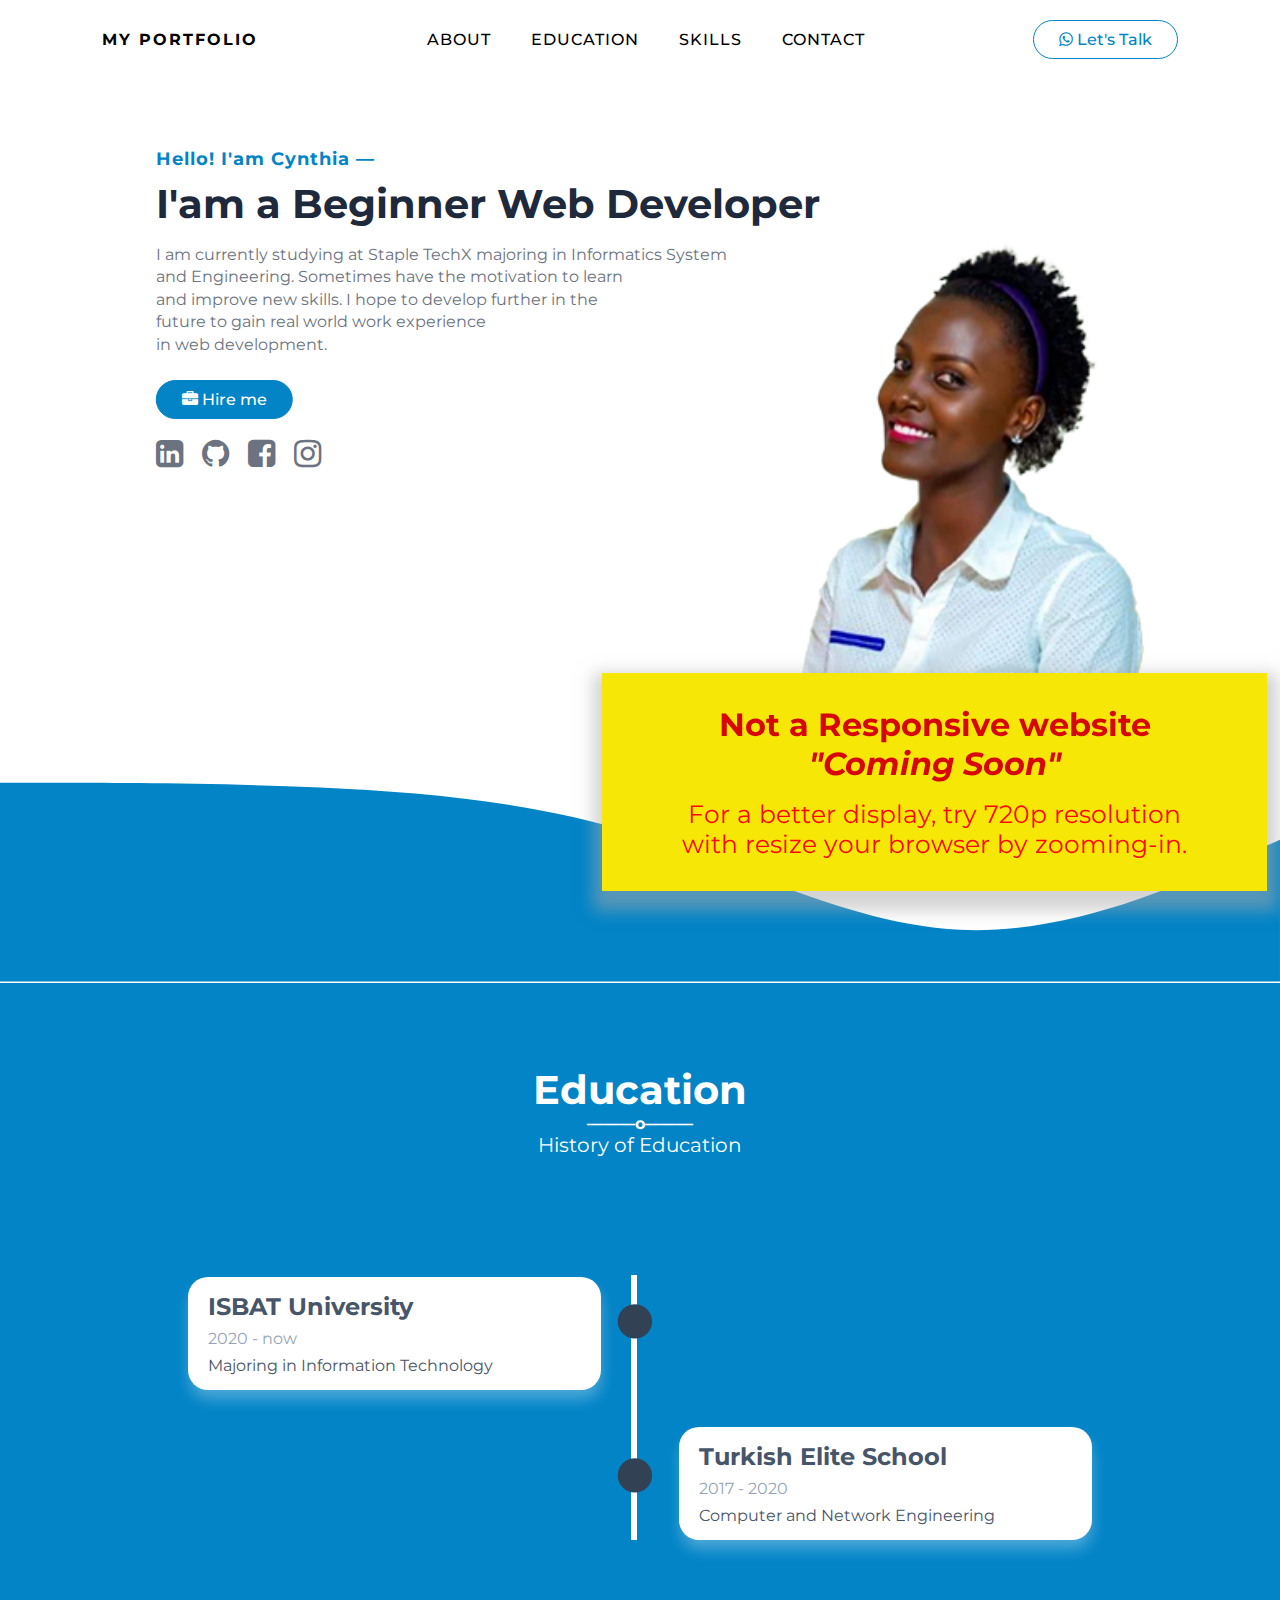
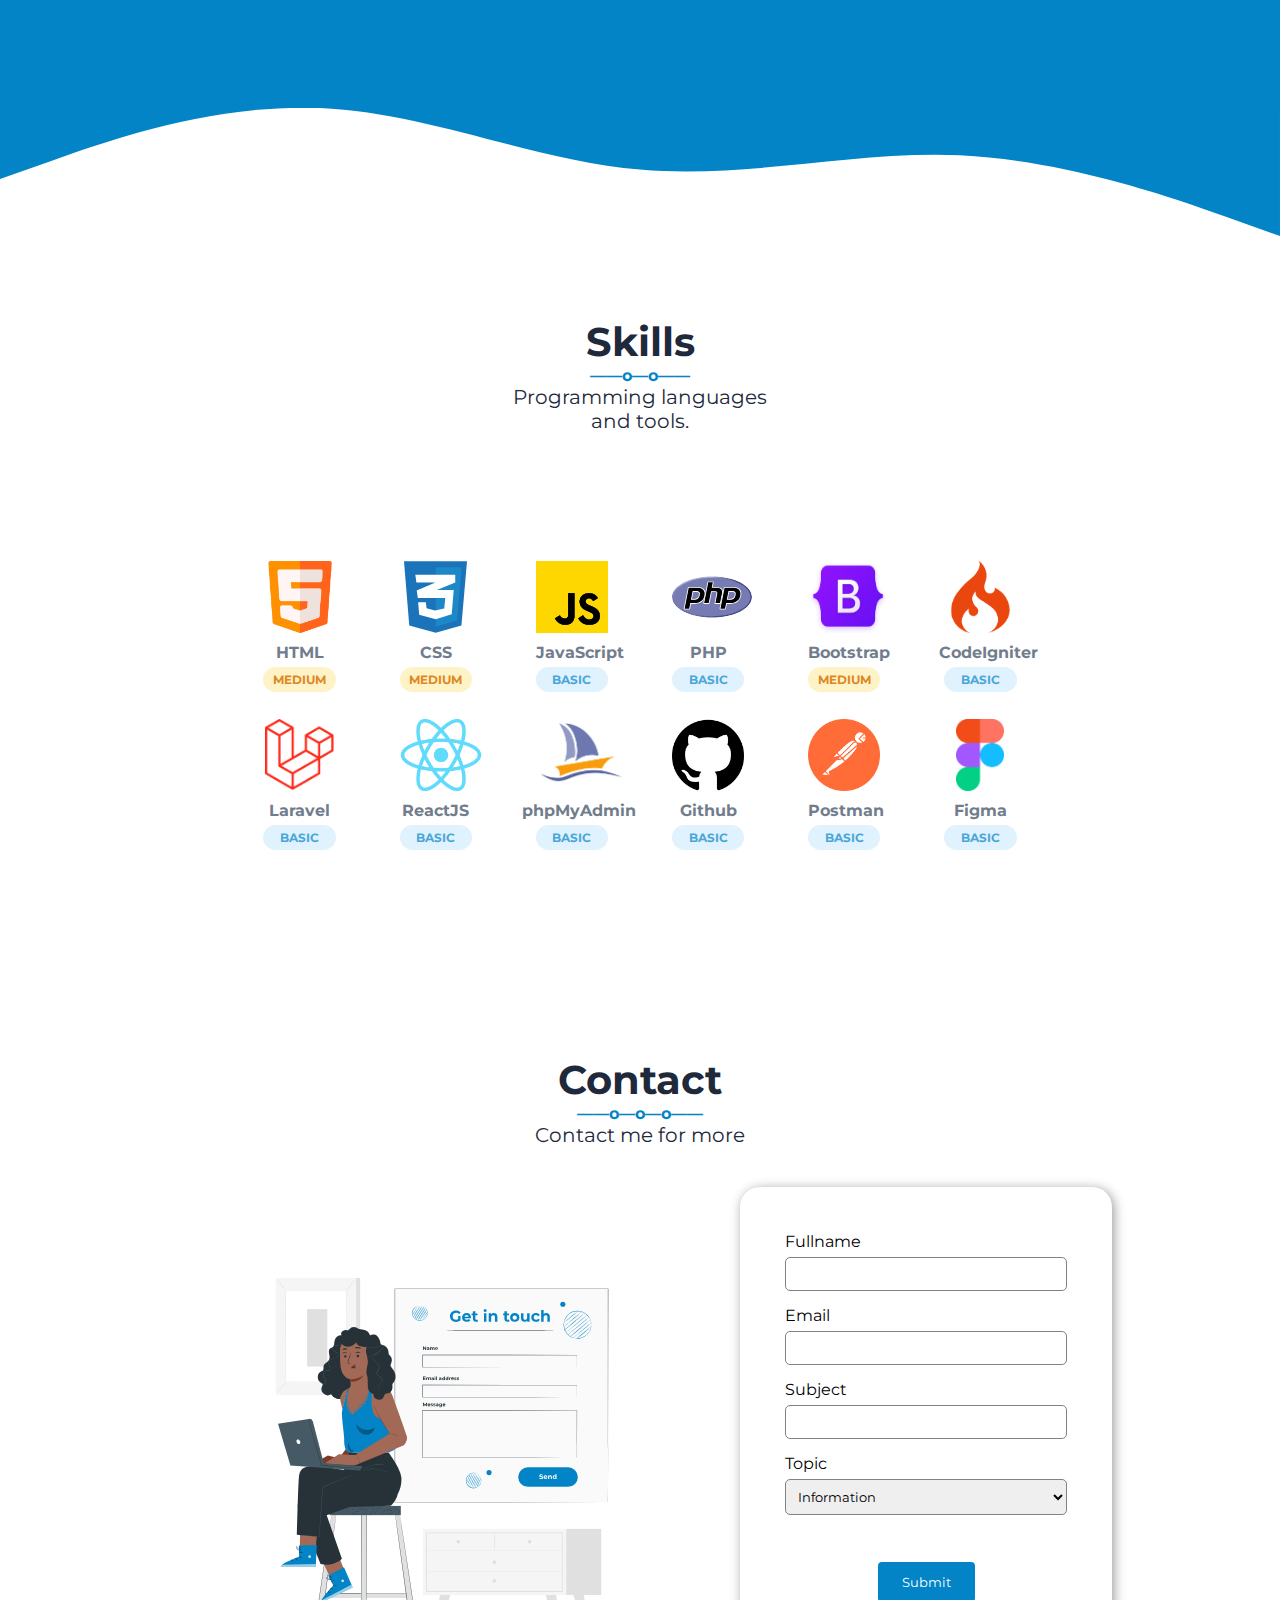
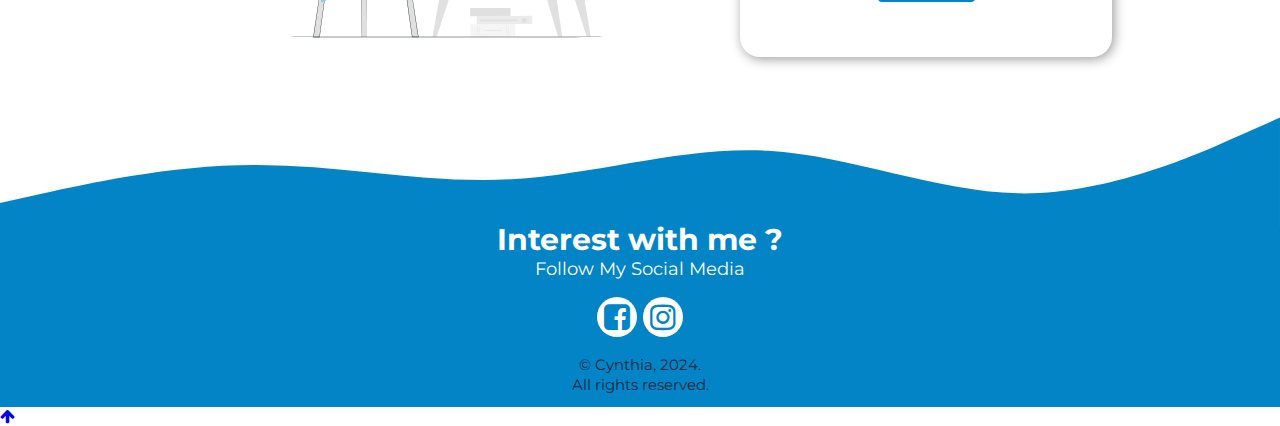
<file: index.html>
<!DOCTYPE html>
<html lang="en">
  <head>
    <meta charset="UTF-8" />
    <meta name="viewport" content="width=device-width, initial-scale=1.0" />
    <title>Cynthia Portfolioo</title>
    <link rel="icon" type="image/x-icon" href="/assets/fav-icon.jpg" />
    <link rel="stylesheet" href="style/style.css" />
    <link
      rel="stylesheet"
      href="https://cdnjs.cloudflare.com/ajax/libs/font-awesome/4.7.0/css/font-awesome.min.css"
    />
  </head>
  <body>
    <header>
      <h4 class="logo"><a href="">My Portfolio</a></h4>
      <nav>
        <ul class="nav_links">
          <li><a href="#about">About</a></li>
          <li><a href="#education">Education</a></li>
          <li><a href="#skill">Skills</a></li>
          <li><a href="#contact">Contact</a></li>
        </ul>
      </nav>
      <a class="nav_btn" target="_blank" href="#">
        <button><i class="fa fa-whatsapp"></i> Let's Talk</button>
      </a>
    </header>

    <!-- About Section -->
    <section id="about">
      <div class="about">
        <h3><span>Hello! I'am Cynthia —</span></h3>
        <h1>I'am a Beginner Web Developer</h1>
        <p>
          I am currently studying at Staple TechX majoring in Informatics
          System<br />
          and Engineering. Sometimes have the motivation to learn <br />
          and improve new skills. I hope to develop further in the <br />
          future to gain real world work experience <br />
          in web development.
        </p>

        <a class="about_btn" href="#">
          <button><i class="fa fa-briefcase"></i> Hire me</button>
        </a>

        <div class="about-icons">
          <a href="#" target="_blank">
            <i class="fa fa-linkedin-square"></i>
          </a>
          <a href="#" target="_blank">
            <i class="fa fa-github"></i>
          </a>
          <a href="#" target="_blank">
            <i class="fa fa-facebook-square"></i>
          </a>
          <a href="#" target="_blank">
            <i class="fa fa-instagram"></i>
          </a>
        </div>
      </div>

      <div class="img_about">
        <img src="assets/cynthia2.png" alt="about img" />
      </div>

      <div class="wave">
        <svg xmlns="http://www.w3.org/2000/svg" viewBox="0 0 1440 320">
          <path
            fill="#0284c7"
            fill-opacity="1"
            d="M0,96L60,96C120,96,240,96,360,101.3C480,107,600,117,720,154.7C840,192,960,256,1080,261.3C1200,267,1320,213,1380,186.7L1440,160L1440,320L1380,320C1320,320,1200,320,1080,320C960,320,840,320,720,320C600,320,480,320,360,320C240,320,120,320,60,320L0,320Z"
          ></path>
        </svg>
      </div>
    </section>

    <!-- Education Section -->
    <section id="education">
      <div class="education">
        <div class="edu-title">
          <h1>Education</h1>
          <span>———o———</span>
          <p>History of Education</p>
        </div>

        <div class="row">
          <div class="col1">
            <h2>ISBAT University</h2>
            <p class="date-edu">2020 - now</p>
            <p class="desc-edu">Majoring in Information Technology</p>
          </div>

          <div class="col2">
            <ul>
              <li></li>
              <br />
              <br />
              <br />
              <li></li>
            </ul>
          </div>

          <div class="col3">
            <h2>Turkish Elite School</h2>
            <p class="date-edu">2017 - 2020</p>
            <p class="desc-edu">Computer and Network Engineering</p>
          </div>
        </div>

        <div class="wave">
          <svg xmlns="http://www.w3.org/2000/svg" viewBox="0 0 1440 320">
            <path
              fill="#0284c7"
              fill-opacity="1"
              d="M0,224L60,202.7C120,181,240,139,360,144C480,149,600,203,720,213.3C840,224,960,192,1080,197.3C1200,203,1320,245,1380,266.7L1440,288L1440,0L1380,0C1320,0,1200,0,1080,0C960,0,840,0,720,0C600,0,480,0,360,0C240,0,120,0,60,0L0,0Z"
            ></path>
          </svg>
        </div>
      </div>
    </section>

    <!-- Skills Section -->
    <section id="skill">
      <div class="skill">
        <div class="skill-title">
          <h1>Skills</h1>
          <span>——o—o——</span>
          <p>Programming languages<br />and tools.</p>
        </div>

        <div class="flex-wrapper">
          <div class="items flex-grid">
            <div class="d-col-1 t-col-4 m-col-12">
              <img src="assets/html.png" alt="" />
              <p>HTML</p>
              <p class="medium">medium</p>
            </div>
            <div class="d-col-1 t-col-4 m-col-12">
              <img src="assets/css.svg" alt="" />
              <p>CSS</p>
              <p class="medium">medium</p>
            </div>
            <div class="d-col-1 t-col-4 m-col-12">
              <img src="assets/js.png" alt="" />
              <p>JavaScript</p>
              <p class="basic">basic</p>
            </div>
            <div class="d-col-1 t-col-4 m-col-12">
              <img src="assets/php.svg" alt="" width="80" />
              <p>PHP</p>
              <p class="basic">basic</p>
            </div>
            <div class="d-col-1 t-col-4 m-col-12">
              <img src="assets/bootstrap.png" alt="" width="80" />
              <p>Bootstrap</p>
              <p class="medium">medium</p>
            </div>
            <div class="d-col-1 t-col-4 m-col-12">
              <img src="assets/codeigniter.png" alt="" width="60" />
              <p style="margin-left: -5px">CodeIgniter</p>
              <p class="basic">basic</p>
            </div>
          </div>

          <div class="items flex-grid">
            <div class="d-col-1 t-col-4 m-col-12">
              <img src="assets/laravel.png" alt="" />
              <p>Laravel</p>
              <p class="basic">basic</p>
            </div>
            <div class="d-col-1 t-col-4 m-col-12">
              <img src="assets/reactjs.png" alt="" />
              <p>ReactJS</p>
              <p class="basic">basic</p>
            </div>
            <div class="d-col-1 t-col-4 m-col-12">
              <img src="assets/phpmyadmin.png" alt="" />
              <p style="margin-left: -14px">phpMyAdmin</p>
              <p class="basic">basic</p>
            </div>
            <div class="d-col-1 t-col-4 m-col-12">
              <img src="assets/github.png" alt="" />
              <p>Github</p>
              <p class="basic">basic</p>
            </div>
            <div class="d-col-1 t-col-4 m-col-12">
              <img src="assets/postman.png" alt="" />
              <p>Postman</p>
              <p class="basic">basic</p>
            </div>
            <div class="d-col-1 t-col-4 m-col-12">
              <img src="assets/figma.png" alt="" />
              <p>Figma</p>
              <p class="basic">basic</p>
            </div>
          </div>
        </div>
      </div>
    </section>

    <!-- Contact Section -->
    <section id="contact">
      <div class="contact">
        <div class="contact-title">
          <h1>Contact</h1>
          <span>——o—o—o——</span>
          <p>Contact me for more</p>
        </div>
      </div>

      <div class="row">
        <div class="col left">
          <img src="assets/img-form.svg" alt="" />
        </div>

        <div class="col right">
          <!-- <h2>STT Terpadu Nurul Fikri</h2> -->
          <form action="javascript:" method="post">
            <label for="name">Fullname</label>
            <input type="text" name="name" id="name" />
            <label for="email">Email</label>
            <input type="email" name="email" id="email" />
            <label for="subject">Subject</label>
            <input type="text" name="subject" id="subject" />
            <label for="topic">Topic</label>
            <select name="topic" id="topic">
              <option value="information">Information</option>
              <option value="feedback">Feedback</option>
              <option value="other">Others</option>
            </select>

            <!-- <textarea name="subject" id="subject" cols="10" rows="5"></textarea> -->

            <div class="btn-form">
              <input type="submit" name="submit" id="submit" value="Submit" />
            </div>
          </form>
        </div>
      </div>
    </section>

    <!-- Footer -->
    <footer>
      <div class="wave">
        <svg xmlns="http://www.w3.org/2000/svg" viewBox="0 0 1440 320">
          <path
            fill="#0284c7"
            fill-opacity="1"
            d="M0,128L48,117.3C96,107,192,85,288,85.3C384,85,480,107,576,101.3C672,96,768,64,864,69.3C960,75,1056,117,1152,117.3C1248,117,1344,75,1392,53.3L1440,32L1440,320L1392,320C1344,320,1248,320,1152,320C1056,320,960,320,864,320C768,320,672,320,576,320C480,320,384,320,288,320C192,320,96,320,48,320L0,320Z"
          ></path>
        </svg>
      </div>

      <div class="foot-content">
        <p>Interest with me ?</p>
        <p>Follow My Social Media</p>

        <div class="social-icons">
          <a href="#" target="_blank">
            <i class="fa fa-facebook-square"></i>
          </a>
          <a href="#" target="_blank">
            <i class="fa fa-instagram"></i>
          </a>
        </div>

        <div class="createby">
          <p>&copy; Cynthia, 2024.</p>
          <p>All rights reserved.</p>
        </div>
      </div>
    </footer>

    <!-- Another -->
    <div class="resolution">
      <h1>
        Not a Responsive website <br />
        <span>"Coming Soon"</span>
      </h1>
      <p>
        For a better display, try 720p resolution <br />
        with resize your browser by zooming-in.
      </p>
    </div>

    <div id="scrool-up">
      <a href="#about">
        <i class="fa fa fa-arrow-up"></i>
      </a>
    </div>

    <script src="script.js" type="text/javascript"></script>
  </body>
</html>
</file>
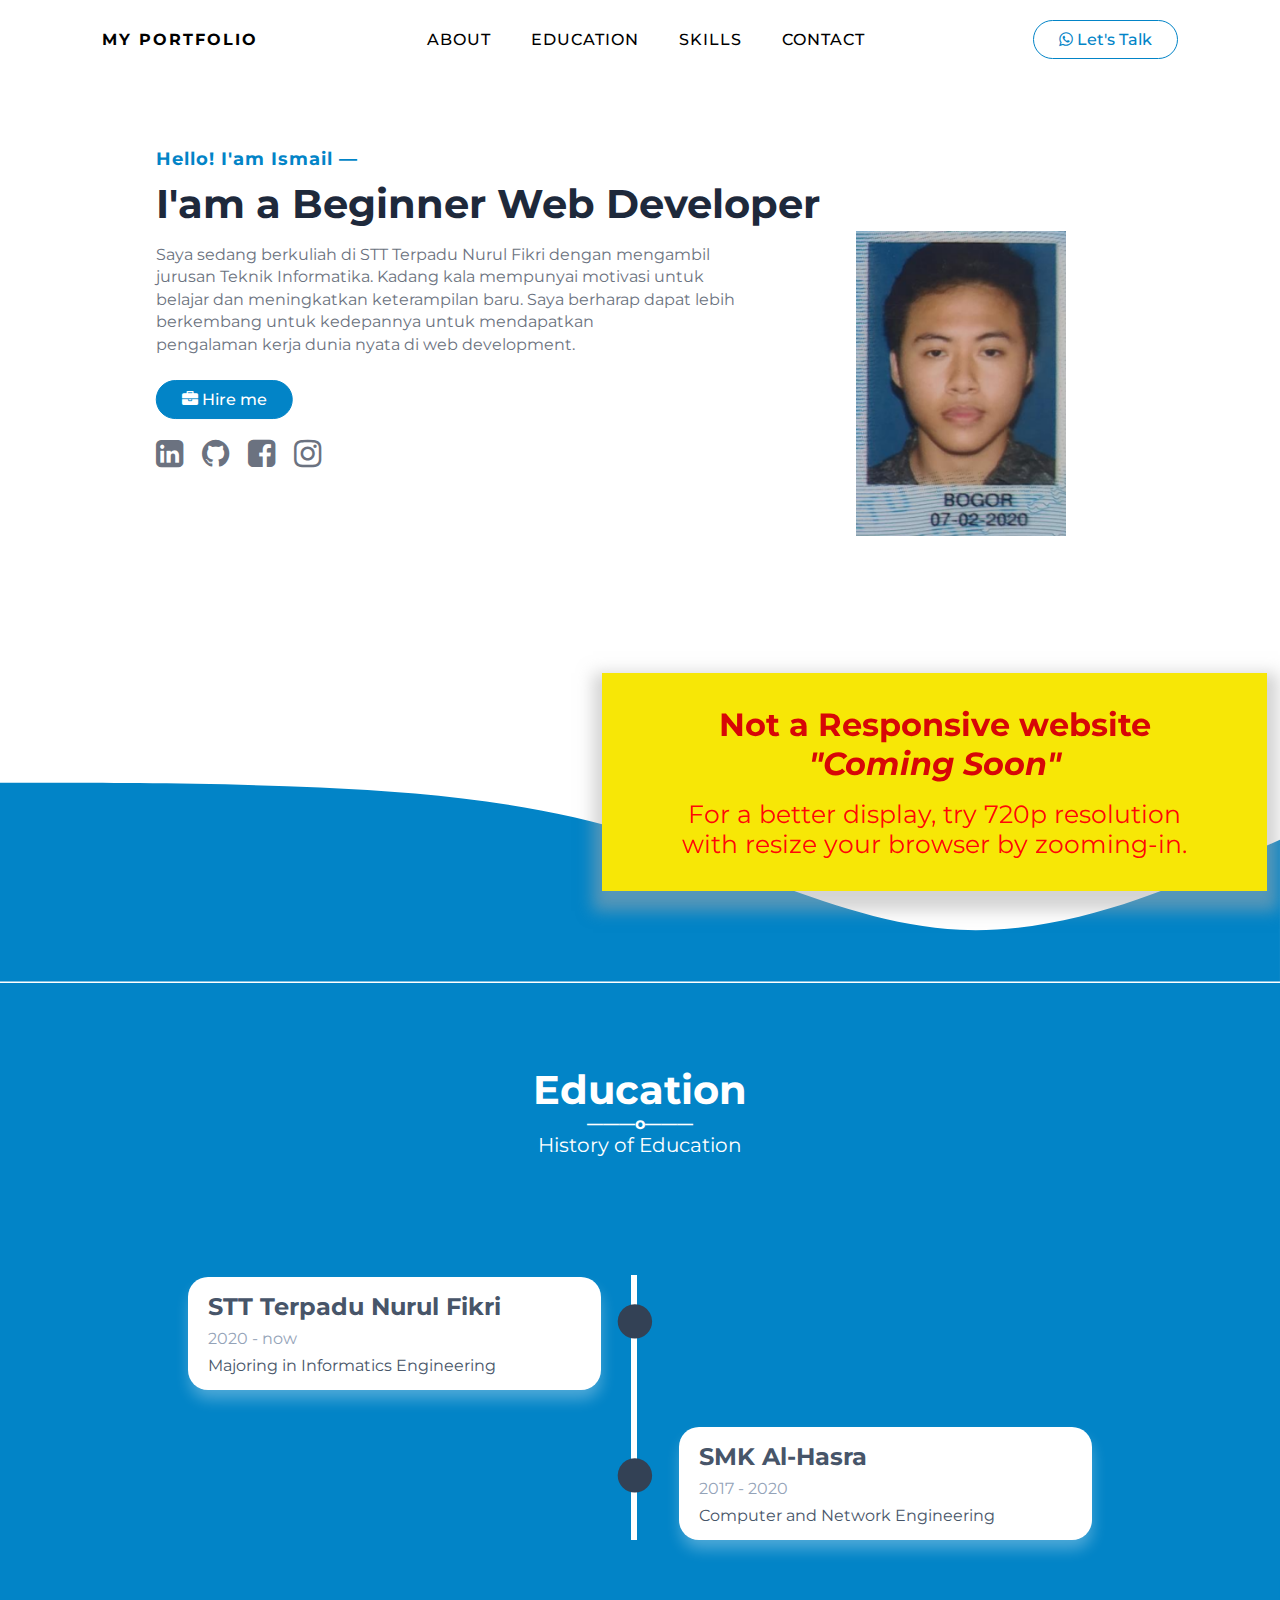
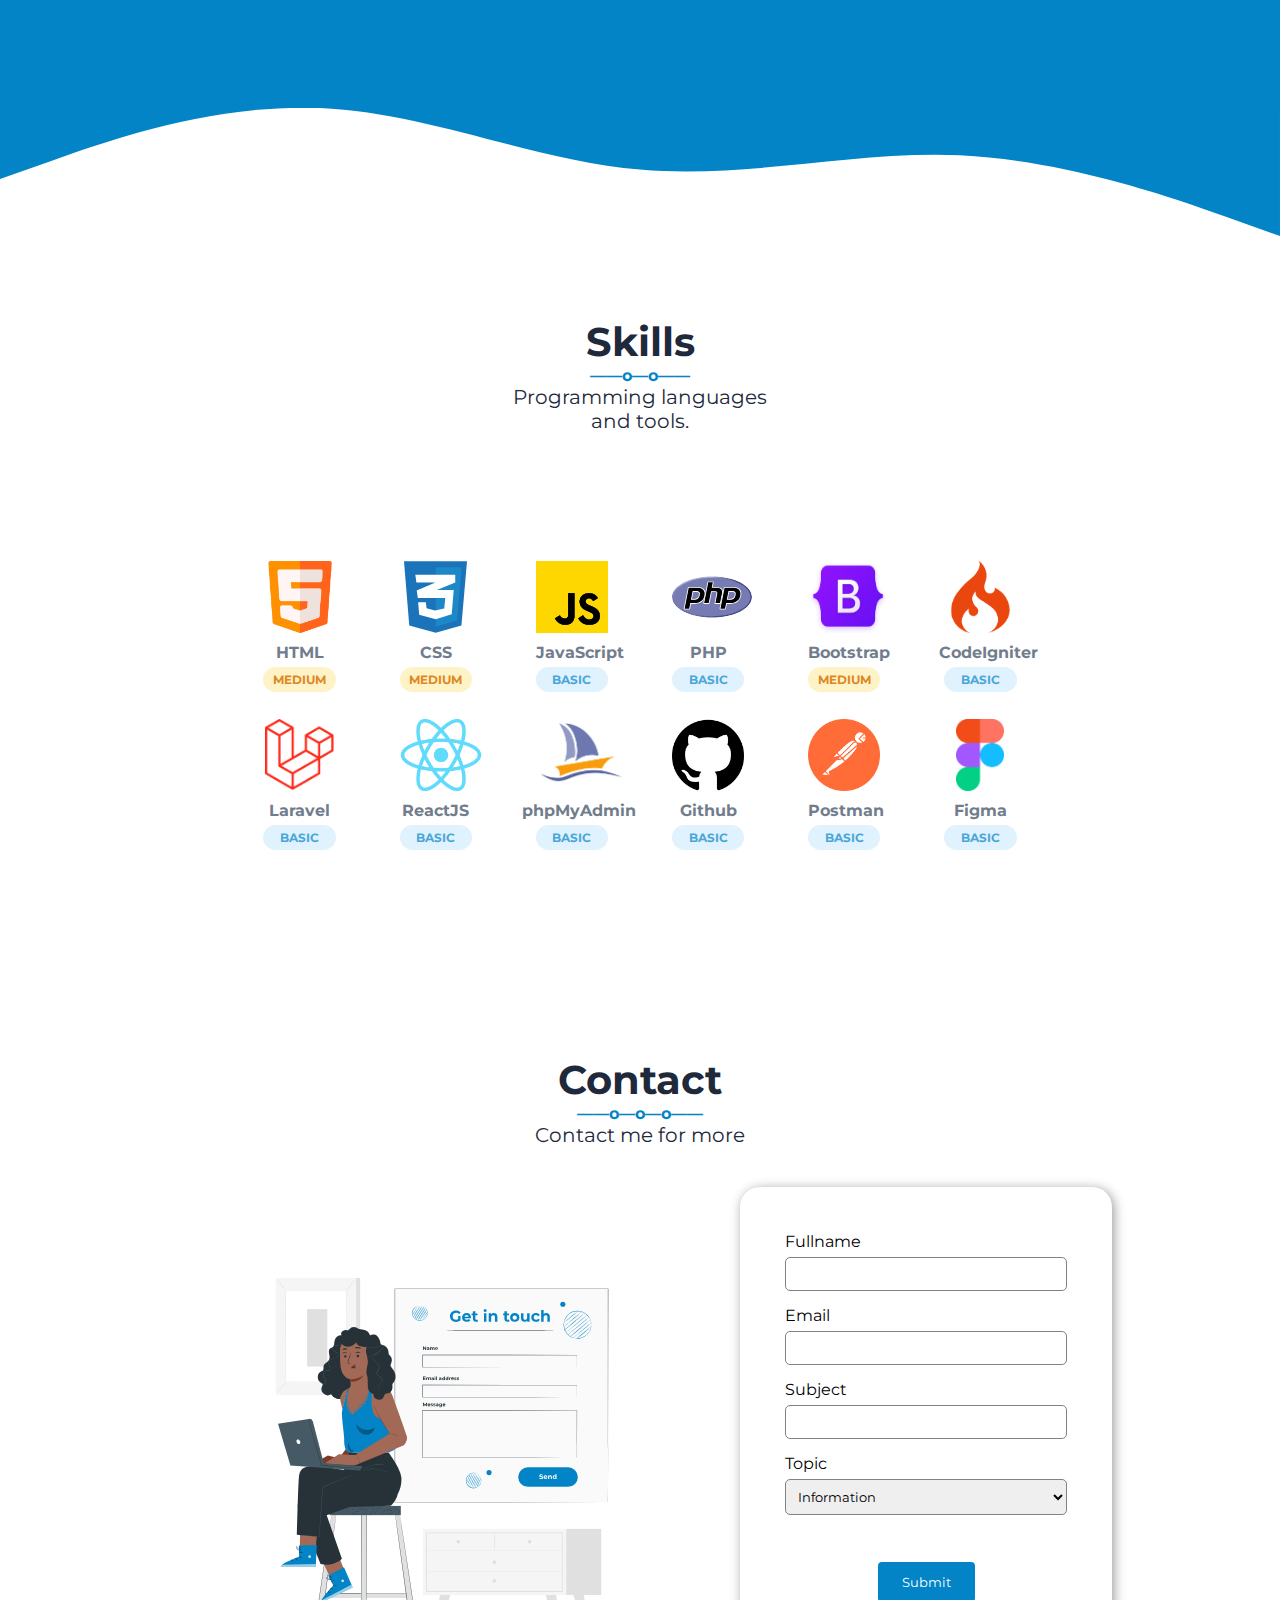
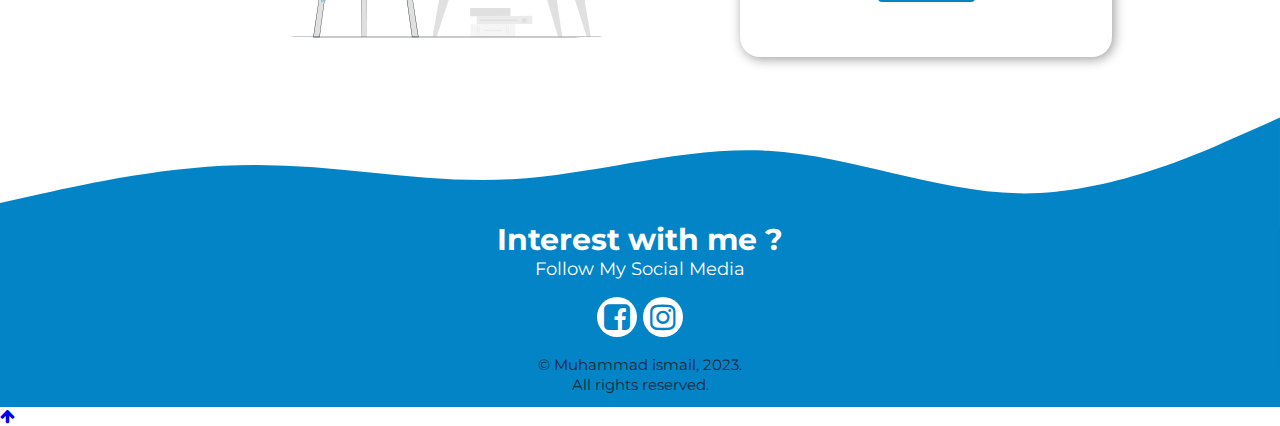
<file: D_Afternoon_Muhammad Ismail/index.html>
<!DOCTYPE html>
<html lang="en">
  <head>
    <meta charset="UTF-8" />
    <meta name="viewport" content="width=device-width, initial-scale=1.0" />
    <title>My Portfolioo</title>
    <link rel="icon" type="image/x-icon" href="/assets/fav-icon.jpg" />
    <link rel="stylesheet" href="style/style.css" />
    <link
      rel="stylesheet"
      href="https://cdnjs.cloudflare.com/ajax/libs/font-awesome/4.7.0/css/font-awesome.min.css"
    />
  </head>
  <body>
    <header>
      <h4 class="logo"><a href="">My Portfolio</a></h4>
      <nav>
        <ul class="nav_links">
          <li><a href="#about">About</a></li>
          <li><a href="#education">Education</a></li>
          <li><a href="#skill">Skills</a></li>
          <li><a href="#contact">Contact</a></li>
        </ul>
      </nav>
      <a
        class="nav_btn"
        target="_blank"
        href="https://api.whatsapp.com/send?phone=6289687601023&text=%F0%9F%98%B1%F0%9F%98%B1%F0%9F%98%B1"
      >
        <button><i class="fa fa-whatsapp"></i> Let's Talk</button>
      </a>
    </header>

    <!-- About Section -->
    <section id="about">
      <div class="about">
        <h3><span>Hello! I'am Ismail —</span></h3>
        <h1>I'am a Beginner Web Developer</h1>
        <p>
          Saya sedang berkuliah di STT Terpadu Nurul Fikri dengan mengambil
          <br />
          jurusan Teknik Informatika. Kadang kala mempunyai motivasi untuk<br />
          belajar dan meningkatkan keterampilan baru. Saya berharap dapat
          lebih<br />
          berkembang untuk kedepannya untuk mendapatkan <br />pengalaman kerja
          dunia nyata di web development.
        </p>
        <a class="about_btn" href="mailto:muhaisim7@gmail.com">
          <button><i class="fa fa-briefcase"></i> Hire me</button>
        </a>

        <div class="about-icons">
          <a href="https://www.linkedin.com/in/7muh-ismail/" target="_blank">
            <i class="fa fa-linkedin-square"></i>
          </a>
          <a href="https://github.com/hasyim404" target="_blank">
            <i class="fa fa-github"></i>
          </a>
          <a href="https://www.facebook.com/ismailhere.7/" target="_blank">
            <i class="fa fa-facebook-square"></i>
          </a>
          <a href="https://www.instagram.com/muhh.ismail__/" target="_blank">
            <i class="fa fa-instagram"></i>
          </a>
        </div>
      </div>

      <div class="img_about">
        <img src="assets/imghero.png" alt="about img" />
      </div>

      <div class="wave">
        <svg xmlns="http://www.w3.org/2000/svg" viewBox="0 0 1440 320">
          <path
            fill="#0284c7"
            fill-opacity="1"
            d="M0,96L60,96C120,96,240,96,360,101.3C480,107,600,117,720,154.7C840,192,960,256,1080,261.3C1200,267,1320,213,1380,186.7L1440,160L1440,320L1380,320C1320,320,1200,320,1080,320C960,320,840,320,720,320C600,320,480,320,360,320C240,320,120,320,60,320L0,320Z"
          ></path>
        </svg>
      </div>
    </section>

    <!-- Education Section -->
    <section id="education">
      <div class="education">
        <div class="edu-title">
          <h1>Education</h1>
          <span>———o———</span>
          <p>History of Education</p>
        </div>

        <div class="row">
          <div class="col1">
            <h2>STT Terpadu Nurul Fikri</h2>
            <p class="date-edu">2020 - now</p>
            <p class="desc-edu">Majoring in Informatics Engineering</p>
          </div>

          <div class="col2">
            <ul>
              <li></li>
              <br />
              <br />
              <br />
              <li></li>
            </ul>
          </div>

          <div class="col3">
            <h2>SMK Al-Hasra</h2>
            <p class="date-edu">2017 - 2020</p>
            <p class="desc-edu">Computer and Network Engineering</p>
          </div>
        </div>

        <div class="wave">
          <svg xmlns="http://www.w3.org/2000/svg" viewBox="0 0 1440 320">
            <path
              fill="#0284c7"
              fill-opacity="1"
              d="M0,224L60,202.7C120,181,240,139,360,144C480,149,600,203,720,213.3C840,224,960,192,1080,197.3C1200,203,1320,245,1380,266.7L1440,288L1440,0L1380,0C1320,0,1200,0,1080,0C960,0,840,0,720,0C600,0,480,0,360,0C240,0,120,0,60,0L0,0Z"
            ></path>
          </svg>
        </div>
      </div>
    </section>

    <!-- Skills Section -->
    <section id="skill">
      <div class="skill">
        <div class="skill-title">
          <h1>Skills</h1>
          <span>——o—o——</span>
          <p>Programming languages<br />and tools.</p>
        </div>

        <div class="flex-wrapper">
          <div class="items flex-grid">
            <div class="d-col-1 t-col-4 m-col-12">
              <img src="/assets/html.png" alt="" />
              <p>HTML</p>
              <p class="medium">medium</p>
            </div>
            <div class="d-col-1 t-col-4 m-col-12">
              <img src="/assets/css.svg" alt="" />
              <p>CSS</p>
              <p class="medium">medium</p>
            </div>
            <div class="d-col-1 t-col-4 m-col-12">
              <img src="/assets/js.png" alt="" />
              <p>JavaScript</p>
              <p class="basic">basic</p>
            </div>
            <div class="d-col-1 t-col-4 m-col-12">
              <img src="/assets/php.svg" alt="" width="80" />
              <p>PHP</p>
              <p class="basic">basic</p>
            </div>
            <div class="d-col-1 t-col-4 m-col-12">
              <img src="/assets/bootstrap.png" alt="" width="80" />
              <p>Bootstrap</p>
              <p class="medium">medium</p>
            </div>
            <div class="d-col-1 t-col-4 m-col-12">
              <img src="/assets/codeigniter.png" alt="" width="60" />
              <p style="margin-left: -5px">CodeIgniter</p>
              <p class="basic">basic</p>
            </div>
          </div>

          <div class="items flex-grid">
            <div class="d-col-1 t-col-4 m-col-12">
              <img src="/assets/laravel.png" alt="" />
              <p>Laravel</p>
              <p class="basic">basic</p>
            </div>
            <div class="d-col-1 t-col-4 m-col-12">
              <img src="/assets/reactjs.png" alt="" />
              <p>ReactJS</p>
              <p class="basic">basic</p>
            </div>
            <div class="d-col-1 t-col-4 m-col-12">
              <img src="/assets/phpmyadmin.png" alt="" />
              <p style="margin-left: -14px">phpMyAdmin</p>
              <p class="basic">basic</p>
            </div>
            <div class="d-col-1 t-col-4 m-col-12">
              <img src="/assets/github.png" alt="" />
              <p>Github</p>
              <p class="basic">basic</p>
            </div>
            <div class="d-col-1 t-col-4 m-col-12">
              <img src="/assets/postman.png" alt="" />
              <p>Postman</p>
              <p class="basic">basic</p>
            </div>
            <div class="d-col-1 t-col-4 m-col-12">
              <img src="/assets/figma.png" alt="" />
              <p>Figma</p>
              <p class="basic">basic</p>
            </div>
          </div>
        </div>
      </div>
    </section>

    <!-- Contact Section -->
    <section id="contact">
      <div class="contact">
        <div class="contact-title">
          <h1>Contact</h1>
          <span>——o—o—o——</span>
          <p>Contact me for more</p>
        </div>
      </div>

      <div class="row">
        <div class="col left">
          <img src="/assets/img-form.svg" alt="" />
        </div>

        <div class="col right">
          <!-- <h2>STT Terpadu Nurul Fikri</h2> -->
          <form action="javascript:" method="post">
            <label for="name">Fullname</label>
            <input type="text" name="name" id="name" />
            <label for="email">Email</label>
            <input type="email" name="email" id="email" />
            <label for="subject">Subject</label>
            <input type="text" name="subject" id="subject" />
            <label for="topic">Topic</label>
            <select name="topic" id="topic">
              <option value="information">Information</option>
              <option value="feedback">Feedback</option>
              <option value="other">Others</option>
            </select>

            <!-- <textarea name="subject" id="subject" cols="10" rows="5"></textarea> -->

            <div class="btn-form">
              <input type="submit" name="submit" id="submit" value="Submit" />
            </div>
          </form>
        </div>
      </div>
    </section>

    <!-- Footer -->
    <footer>
      <div class="wave">
        <svg xmlns="http://www.w3.org/2000/svg" viewBox="0 0 1440 320">
          <path
            fill="#0284c7"
            fill-opacity="1"
            d="M0,128L48,117.3C96,107,192,85,288,85.3C384,85,480,107,576,101.3C672,96,768,64,864,69.3C960,75,1056,117,1152,117.3C1248,117,1344,75,1392,53.3L1440,32L1440,320L1392,320C1344,320,1248,320,1152,320C1056,320,960,320,864,320C768,320,672,320,576,320C480,320,384,320,288,320C192,320,96,320,48,320L0,320Z"
          ></path>
        </svg>
      </div>

      <div class="foot-content">
        <p>Interest with me ?</p>
        <p>Follow My Social Media</p>

        <div class="social-icons">
          <a href="https://www.facebook.com/ismailhere.7/" target="_blank">
            <i class="fa fa-facebook-square"></i>
          </a>
          <a href="https://www.instagram.com/muhh.ismail__/" target="_blank">
            <i class="fa fa-instagram"></i>
          </a>
        </div>

        <div class="createby">
          <p>&copy; Muhammad ismail, 2023.</p>
          <p>All rights reserved.</p>
        </div>
      </div>
    </footer>

    <!-- Another -->
    <div class="resolution">
      <h1>
        Not a Responsive website <br />
        <span>"Coming Soon"</span>
      </h1>
      <p>
        For a better display, try 720p resolution <br />
        with resize your browser by zooming-in.
      </p>
    </div>

    <div id="scrool-up">
      <a href="#about">
        <i class="fa fa fa-arrow-up"></i>
      </a>
    </div>

    <script src="script.js" type="text/javascript"></script>
  </body>
</html>
</file>
<file: style/style.css>
@import url("https://fonts.googleapis.com/css?family=Montserrat:500");

* {
  box-sizing: border-box;
  margin: 0;
  padding: 0;
  font-family: "Montserrat", sans-serif;
  scroll-behavior: smooth;
}

.resolution {
  display: none;
}

body {
  background-color: #fff;
}

li,
a,
button {
  font-weight: 500;
  font-size: 16px;
  /* color: ; */
  text-decoration: none;
}

header {
  position: fixed;
  top: 0;
  left: 0;
  width: 100%;
  display: flex;
  justify-content: space-between;
  align-items: center;
  padding: 20px 8%;
  transition: 1s;
  z-index: 50;
  background-color: #fff;
}

header.sticky {
  padding: 19px 5%;
  background-color: #fff;
  box-shadow: 1px 1px 15px -3px rgba(39, 39, 39, 0.5);
}

header .logo a {
  position: relative;
  font-weight: 700;
  color: black;
  font-size: 1em;
  text-transform: uppercase;
  letter-spacing: 2px;
  transition: 0.6s;
}

.nav_links {
  list-style: none;
  position: relative;
  display: flex;
}

.nav_links li {
  display: inline-block;
  padding: 0 20px;
  position: relative;
}

.nav_links li a {
  transform: all 0.3s ease 0s;
  position: relative;
  letter-spacing: 1px;
  transition: 0.1s;
  text-transform: uppercase;
  color: black;
}

.nav_links li a:hover {
  color: rgb(169, 169, 169);
}

.nav_btn button {
  padding: 9px 25px;
  border-radius: 50px;
  cursor: pointer;
  transform: all 0.3s ease 0s;
  color: #0284c7;
  border: 1px solid #0284c7;
  transition: 0.1s;
  background-color: #fff;
}

.nav_btn button:hover {
  background-color: #0284c7;
  color: #fff;
  transition: 0.2s;
}

#about {
  width: 100%;
  height: 95vh;
  position: relative;
  /* margin-bottom: 7rem; */
}

.about {
  position: absolute;
  left: 8%;
  right: 8%;
  transform: translate(5%, 43%);
  margin-bottom: -10rem;
}

#about h1 {
  font-size: 40px;
  color: #1e293b;
  margin: 0.5rem 0 1rem 0;
}

#about h3 {
  font-size: 18px;
  letter-spacing: 1px;
  line-height: 24px;
  color: #0284c7;
}

#about p {
  font-size: 16px;
  color: #6b7280;
  margin-bottom: 1.5rem;
  line-height: 1.4;
}

.about_btn button {
  padding: 9px 25px;
  border-radius: 50px;
  cursor: pointer;
  transform: all 0.3s ease 0s;
  border: 1px solid #0284c7;
  color: #fff;
  transition: 0.4s;
  background-color: #0284c7;
  display: inline-block;
}

.about_btn button:hover {
  background-color: #0497e0;
  color: #fff;
  transform: scale(1.1);
  transition: 0.4s;
}

.img_about img {
  width: 410px;
  height: auto;
  position: absolute;
  left: 90%;
  top: 27%;
  transform: translateX(-100%);
}

.about .about-icons {
  padding: 12px 0;
  display: flex;
  justify-content: start;
  z-index: 99;
  position: relative;
  text-align: start;
  margin-left: -10px;
}

.about .about-icons a {
  width: 40px;
  height: 40px;
  display: flex;
  justify-content: center;
  align-items: center;
  margin: 3px;
}

.about .about-icons i {
  font-size: 32px;
  color: #6b7280;
  transition: 0.1s;
}

.about .about-icons i:hover {
  color: #7e8187;
  transform: scale(1.1);
  transition: 0.2s;
}

.education {
  /* height: 80vh; */
  padding: 2% 10% 10%;
  margin: 10% 0;
  background-color: #0284c7;
}

.education span {
  font-weight: bold;
}

#about .wave {
  position: absolute;
  bottom: 0;
  width: 100%;
  transform: translateY(-5%);
  height: 150px;
}

#education .wave {
  position: absolute;
  transform: translateX(-10%);
  width: 100%;
  bottom: 100;
}

.edu-title {
  margin: 30px 50px;
  text-align: center;
  color: #fff;
}

.edu-title h1 {
  font-size: 40px;
  margin-top: 3.5rem;
}

#education .row {
  margin: 30px;
  padding: 5rem 20px 0;
  display: flex;
}

.education h2 {
  color: #475569;
}

.date-edu {
  padding: 8px 0;
  font-size: 16px;
  color: #94a3b8;
}

.edu-title p {
  font-size: 20px;
}

.desc-edu {
  color: #475569;
}

.col1 {
  flex: 47%;
  background-color: #fff;
  border-radius: 20px;
  padding: 15px 20px;
  margin: 10px;
  margin-bottom: 10rem;
  box-shadow: 1px 10px 15px -1px rgba(255, 255, 255, 0.3);
  transition: 0.2s;
}

.col1:hover {
  transform: scale(1.03);
  transition: 0.2s;
  box-shadow: 1px 10px 15px -1px rgba(255, 255, 255, 0.6);
}

.col2 {
  flex: 6%;
}

.col2 ul {
  list-style: none;
}

.col2 ul > li {
  position: relative;
}

.col2 ul > li:before {
  content: "\25CF";
  margin-right: 10px;
  font-size: 80px;
  color: #334155;
  z-index: 1;
  position: inherit;
}

.col2 ul > li:after {
  position: absolute;
  left: 0;
  top: 0;
  content: "";
  border-left: 6px solid rgb(255, 255, 255);
  margin-left: 34%;
  margin-top: -2.5rem;
  height: 13rem;
}

.col2 ul > li:first-of-type:after {
  top: 50%;
}

.col2 ul > li:last-of-type:after {
  top: -50%;
}

.col3 {
  flex: 47%;
  background-color: #fff;
  border-radius: 20px;
  padding: 15px 20px;
  box-shadow: 1px 10px 15px -1px rgba(255, 255, 255, 0.3);
  margin: 10px;
  margin-top: 10rem;
  transition: 0.2s;
}

.col3:hover {
  transform: scale(1.03);
  box-shadow: 1px 10px 15px -1px rgba(255, 255, 255, 0.6);
  transition: 0.2s;
}

.skill {
  /* height: 80vh; */
  padding: 2% 10% 10%;
  margin: 10% 0 0;
  background-color: #fff;
}

.skill span {
  color: #0284c7;
  font-weight: bold;
}

.skill-title {
  color: #1e293b;
  text-align: center;
}

.skill-title h1 {
  font-size: 40px;
  margin-top: 3.5rem;
}

.skill-title p {
  font-size: 20px;
}

.flex-wrapper {
  margin: 8rem 0 0;
}

.flex-grid {
  display: flex;
  justify-content: center;
  text-align: center;
}

.items img {
  height: 4.5rem;
  display: block;
  margin-left: auto;
  margin-right: auto;
}

.items p {
  color: #717d8d;
  font-weight: bold;
  margin-top: 10px;
  margin-bottom: -5px;
}

.items .medium {
  background-color: #fef3c7;
  padding: 5px;
  font-size: 12px;
  border-radius: 15px;
  font-weight: bold;
  color: #de8821;
  text-transform: uppercase;
}

.items .basic {
  background-color: #e0f2fe;
  padding: 5px;
  font-size: 12px;
  border-radius: 15px;
  font-weight: bold;
  color: #49a7d8;
  text-transform: uppercase;
}

/* Test Flex Grid */
@media (min-width: 980px) {
  .flex-wrapper {
    /* padding-left: 10%;
    padding-right: 10%; */
    /* background-color: rgb(62, 204, 18); */
  }

  .flex-grid {
    margin-top: 2rem;
  }
  .flex-grid:first-child {
    margin-top: 0;
  }

  /* d for desktop */
  .d-col-1 {
    width: 7.05%;
    margin: 0 2rem;
  }
  .d-col-4 {
    width: 32.4%;
  }
  .d-col-12 {
    width: 100%;
  }
}

/* @media only screen and (min-width: 661px) and (max-width: 979px) {
  .flex-wrapper {
    padding-left: 5%;
    padding-right: 5%;
  }

  .flex-grid {
    flex-flow: row wrap;
  }

  /* t for tablet */
/* .t-col-4,
  .t-col-12 {
    margin-top: 2rem;
  }

  .t-col-4 {
    width: 31.46%;
  }
  .t-col-12 {
    width: 100%;
  }

  .flex-grid:first-child .t-col-4,
  .flex-grid:first-child .t-col-12 {
    margin-top: 0;
  }
} */

/* @media only screen and (min-width: 0px) and (max-width: 660px) {
  .flex-wrapper {
    padding-left: 3%;
    padding-right: 3%;
  }

  .flex-grid {
    flex-flow: row wrap;
  } */

/* m for mobile */
/* .m-col-6,
  .m-col-12 {
    margin-top: 2rem;
  }

  .m-col-6 {
    width: 47.2%;
  }
  .m-col-12 {
    width: 100%;
  }

  .flex-grid:first-child .m-col-6,
  .flex-grid:first-child .m-col-12 {
    margin-top: 0;
  }
}  */

.contact {
  /* height: 80vh; */
  padding: 2% 10% 0%;
  background-color: #fff;
}

.contact span {
  color: #0284c7;
  font-weight: bold;
}

.contact-title {
  color: #1e293b;
  text-align: center;
}

.contact-title h1 {
  font-size: 40px;
  margin-top: 3.5rem;
}

.contact-title p {
  font-size: 20px;
}

#contact .row {
  margin: 30px;
  padding: 0 10% 5rem;
  display: flex;
}

#contact .col {
  float: left;
  padding: 10px;
  margin: 10px;
  height: 470px;
}

#contact .left {
  width: 60%;
}

#contact .right {
  width: 40%;
  background-color: #ffffff;
  box-shadow: 2px 2px 12px rgba(0, 0, 0, 0.4);
  border-radius: 20px;
  padding: 45px;
}

#contact img {
  width: 400px;
  display: block;
  margin: 10% auto;
}

input[type="text"],
[type="email"],
select,
textarea {
  width: 100%;
  padding: 8px;
  border: 1px solid #828282;
  border-radius: 5px;
  box-sizing: border-box;
  margin: 6px 0 15px 0;
}

input[type="submit"] {
  background-color: #0284c7;
  color: white;
  padding: 12px 24px;
  border: none;
  border-radius: 4px;
  cursor: pointer;
  text-align: center;
  transition: 0.1s;
}

input[type="submit"]:hover {
  background-color: #0497e0;
  transition: 0.2s;
  box-shadow: 2px 2px 12px rgba(0, 0, 0, 0.3);
}

input[type="submit"]:active {
  transform: scale(1.1);
  transition: 0.1s;
}

.btn-form {
  text-align: center;
  margin-top: 2rem;
}

footer {
  display: flex;
  flex-direction: column;
  align-items: center;
  justify-content: center;
  position: relative;
  text-align: center;
  background-color: #0284c7;
  margin-top: 5rem;
}

footer .wave {
  position: absolute;
  bottom: 0;
  width: 100%;
  z-index: 0;
  transform: translateY(-10%);
}

.foot-content p:nth-child(1) {
  font-size: 30px;
  font-weight: bold;
  color: #fff;
  z-index: 1;
  position: relative;
  line-height: 25px;
}

.foot-content p:nth-child(2) {
  position: relative;
  line-height: 25px;
  font-size: 18px;
  color: #fff;
  z-index: 1;
  margin-top: 5px;
}

.social-icons {
  padding: 12px 0;
  display: flex;
  justify-content: center;
  z-index: 1;
  position: relative;
  text-align: center;
}

.social-icons a {
  width: 40px;
  height: 40px;
  display: flex;
  justify-content: center;
  align-items: center;
  margin: 3px;
  background-color: #fff;
  border-radius: 50%;
}

.social-icons i {
  font-size: 30px;
  color: #0284c7;
  transition: 0.1s;
}

.social-icons i:hover {
  color: #0196e0;
}

.social-icons a:hover {
  background-color: #ffffff;
  box-shadow: 2px 2px 12px rgba(0, 0, 0, 0.2);
}

.createby p:nth-child(1) {
  font-size: 15px;
  color: #1e293b;

  font-weight: unset;
}

.createby p:nth-child(2) {
  font-size: 15px;
  margin: -5px 0 10px;
  font-weight: unset;
  color: #1e293b;
}

#scrool-up.srcl i {
  position: fixed;
  bottom: 0;
  right: 0;
  margin: 10px;
  padding: 10px;
  font-size: 30px;
  background-color: #334155af;
  transition: 0.2s;
  box-shadow: 2px 2px 12px rgba(0, 0, 0, 0.5);
  color: #fff;
  border-radius: 10px;
  z-index: 99;
  cursor: pointer;
}

@media screen and (min-width: 1681px) {
  .resolution {
    display: block;
    text-align: center;
    position: fixed;
    bottom: 1%;
    right: 1%;
    z-index: 999;
    background-color: rgb(247, 231, 6);
    padding: 2rem 5rem;
    box-shadow: 1px 10px 15px 10px rgba(169, 169, 169, 0.5);
  }

  .resolution h1 {
    margin-bottom: 1rem;
    color: #d70707;
  }

  .resolution p {
    font-size: 25px;
    color: #ff0707;
  }

  .resolution h1 span {
    font-style: italic;
  }
}

@media screen and (max-width: 1289px) {
  .resolution {
    display: block;
    text-align: center;
    position: fixed;
    bottom: 1%;
    right: 1%;
    z-index: 999;
    background-color: rgb(247, 231, 6);
    padding: 2rem 5rem;
    box-shadow: 1px 10px 15px 10px rgba(169, 169, 169, 0.5);
  }

  .resolution h1 {
    margin-bottom: 1rem;
    color: #d70707;
  }

  .resolution p {
    font-size: 25px;
    color: #ff0707;
  }

  .resolution h1 span {
    font-style: italic;
  }
}
</file>
<file: D_Afternoon_Muhammad Ismail/style/style.css>
@import url("https://fonts.googleapis.com/css?family=Montserrat:500");

* {
  box-sizing: border-box;
  margin: 0;
  padding: 0;
  font-family: "Montserrat", sans-serif;
  scroll-behavior: smooth;
}

.resolution {
  display: none;
}

body {
  background-color: #fff;
}

li,
a,
button {
  font-weight: 500;
  font-size: 16px;
  /* color: ; */
  text-decoration: none;
}

header {
  position: fixed;
  top: 0;
  left: 0;
  width: 100%;
  display: flex;
  justify-content: space-between;
  align-items: center;
  padding: 20px 8%;
  transition: 1s;
  z-index: 50;
  background-color: #fff;
}

header.sticky {
  padding: 19px 5%;
  background-color: #fff;
  box-shadow: 1px 1px 15px -3px rgba(39, 39, 39, 0.5);
}

header .logo a {
  position: relative;
  font-weight: 700;
  color: black;
  font-size: 1em;
  text-transform: uppercase;
  letter-spacing: 2px;
  transition: 0.6s;
}

.nav_links {
  list-style: none;
  position: relative;
  display: flex;
}

.nav_links li {
  display: inline-block;
  padding: 0 20px;
  position: relative;
}

.nav_links li a {
  transform: all 0.3s ease 0s;
  position: relative;
  letter-spacing: 1px;
  transition: 0.1s;
  text-transform: uppercase;
  color: black;
}

.nav_links li a:hover {
  color: rgb(169, 169, 169);
}

.nav_btn button {
  padding: 9px 25px;
  border-radius: 50px;
  cursor: pointer;
  transform: all 0.3s ease 0s;
  color: #0284c7;
  border: 1px solid #0284c7;
  transition: 0.1s;
  background-color: #fff;
}

.nav_btn button:hover {
  background-color: #0284c7;
  color: #fff;
  transition: 0.2s;
}

#about {
  width: 100%;
  height: 95vh;
  position: relative;
  /* margin-bottom: 7rem; */
}

.about {
  position: absolute;
  left: 8%;
  right: 8%;
  transform: translate(5%, 43%);
  margin-bottom: -10rem;
}

#about h1 {
  font-size: 40px;
  color: #1e293b;
  margin: 0.5rem 0 1rem 0;
}

#about h3 {
  font-size: 18px;
  letter-spacing: 1px;
  line-height: 24px;
  color: #0284c7;
}

#about p {
  font-size: 16px;
  color: #6b7280;
  margin-bottom: 1.5rem;
  line-height: 1.4;
}

.about_btn button {
  padding: 9px 25px;
  border-radius: 50px;
  cursor: pointer;
  transform: all 0.3s ease 0s;
  border: 1px solid #0284c7;
  color: #fff;
  transition: 0.4s;
  background-color: #0284c7;
  display: inline-block;
}

.about_btn button:hover {
  background-color: #0497e0;
  color: #fff;
  transform: scale(1.1);
  transition: 0.4s;
}

.img_about img {
  width: 210px;
  height: auto;
  position: absolute;
  left: 80%;
  top: 27%;
  transform: translateX(-80%);
}

.about .about-icons {
  padding: 12px 0;
  display: flex;
  justify-content: start;
  z-index: 99;
  position: relative;
  text-align: start;
  margin-left: -10px;
}

.about .about-icons a {
  width: 40px;
  height: 40px;
  display: flex;
  justify-content: center;
  align-items: center;
  margin: 3px;
}

.about .about-icons i {
  font-size: 32px;
  color: #6b7280;
  transition: 0.1s;
}

.about .about-icons i:hover {
  color: #7e8187;
  transform: scale(1.1);
  transition: 0.2s;
}

.education {
  /* height: 80vh; */
  padding: 2% 10% 10%;
  margin: 10% 0;
  background-color: #0284c7;
}

.education span {
  font-weight: bold;
}

#about .wave {
  position: absolute;
  bottom: 0;
  width: 100%;
  transform: translateY(-5%);
  height: 150px;
}

#education .wave {
  position: absolute;
  transform: translateX(-10%);
  width: 100%;
  bottom: 100;
}

.edu-title {
  margin: 30px 50px;
  text-align: center;
  color: #fff;
}

.edu-title h1 {
  font-size: 40px;
  margin-top: 3.5rem;
}

#education .row {
  margin: 30px;
  padding: 5rem 20px 0;
  display: flex;
}

.education h2 {
  color: #475569;
}

.date-edu {
  padding: 8px 0;
  font-size: 16px;
  color: #94a3b8;
}

.edu-title p {
  font-size: 20px;
}

.desc-edu {
  color: #475569;
}

.col1 {
  flex: 47%;
  background-color: #fff;
  border-radius: 20px;
  padding: 15px 20px;
  margin: 10px;
  margin-bottom: 10rem;
  box-shadow: 1px 10px 15px -1px rgba(255, 255, 255, 0.3);
  transition: 0.2s;
}

.col1:hover {
  transform: scale(1.03);
  transition: 0.2s;
  box-shadow: 1px 10px 15px -1px rgba(255, 255, 255, 0.6);
}

.col2 {
  flex: 6%;
}

.col2 ul {
  list-style: none;
}

.col2 ul > li {
  position: relative;
}

.col2 ul > li:before {
  content: "\25CF";
  margin-right: 10px;
  font-size: 80px;
  color: #334155;
  z-index: 1;
  position: inherit;
}

.col2 ul > li:after {
  position: absolute;
  left: 0;
  top: 0;
  content: "";
  border-left: 6px solid rgb(255, 255, 255);
  margin-left: 34%;
  margin-top: -2.5rem;
  height: 13rem;
}

.col2 ul > li:first-of-type:after {
  top: 50%;
}

.col2 ul > li:last-of-type:after {
  top: -50%;
}

.col3 {
  flex: 47%;
  background-color: #fff;
  border-radius: 20px;
  padding: 15px 20px;
  box-shadow: 1px 10px 15px -1px rgba(255, 255, 255, 0.3);
  margin: 10px;
  margin-top: 10rem;
  transition: 0.2s;
}

.col3:hover {
  transform: scale(1.03);
  box-shadow: 1px 10px 15px -1px rgba(255, 255, 255, 0.6);
  transition: 0.2s;
}

.skill {
  /* height: 80vh; */
  padding: 2% 10% 10%;
  margin: 10% 0 0;
  background-color: #fff;
}

.skill span {
  color: #0284c7;
  font-weight: bold;
}

.skill-title {
  color: #1e293b;
  text-align: center;
}

.skill-title h1 {
  font-size: 40px;
  margin-top: 3.5rem;
}

.skill-title p {
  font-size: 20px;
}

.flex-wrapper {
  margin: 8rem 0 0;
}

.flex-grid {
  display: flex;
  justify-content: center;
  text-align: center;
}

.items img {
  height: 4.5rem;
  display: block;
  margin-left: auto;
  margin-right: auto;
}

.items p {
  color: #717d8d;
  font-weight: bold;
  margin-top: 10px;
  margin-bottom: -5px;
}

.items .medium {
  background-color: #fef3c7;
  padding: 5px;
  font-size: 12px;
  border-radius: 15px;
  font-weight: bold;
  color: #de8821;
  text-transform: uppercase;
}

.items .basic {
  background-color: #e0f2fe;
  padding: 5px;
  font-size: 12px;
  border-radius: 15px;
  font-weight: bold;
  color: #49a7d8;
  text-transform: uppercase;
}

/* Test Flex Grid */
@media (min-width: 980px) {
  .flex-wrapper {
    /* padding-left: 10%;
    padding-right: 10%; */
    /* background-color: rgb(62, 204, 18); */
  }

  .flex-grid {
    margin-top: 2rem;
  }
  .flex-grid:first-child {
    margin-top: 0;
  }

  /* d for desktop */
  .d-col-1 {
    width: 7.05%;
    margin: 0 2rem;
  }
  .d-col-4 {
    width: 32.4%;
  }
  .d-col-12 {
    width: 100%;
  }
}

/* @media only screen and (min-width: 661px) and (max-width: 979px) {
  .flex-wrapper {
    padding-left: 5%;
    padding-right: 5%;
  }

  .flex-grid {
    flex-flow: row wrap;
  }

  /* t for tablet */
/* .t-col-4,
  .t-col-12 {
    margin-top: 2rem;
  }

  .t-col-4 {
    width: 31.46%;
  }
  .t-col-12 {
    width: 100%;
  }

  .flex-grid:first-child .t-col-4,
  .flex-grid:first-child .t-col-12 {
    margin-top: 0;
  }
} */

/* @media only screen and (min-width: 0px) and (max-width: 660px) {
  .flex-wrapper {
    padding-left: 3%;
    padding-right: 3%;
  }

  .flex-grid {
    flex-flow: row wrap;
  } */

/* m for mobile */
/* .m-col-6,
  .m-col-12 {
    margin-top: 2rem;
  }

  .m-col-6 {
    width: 47.2%;
  }
  .m-col-12 {
    width: 100%;
  }

  .flex-grid:first-child .m-col-6,
  .flex-grid:first-child .m-col-12 {
    margin-top: 0;
  }
}  */

.contact {
  /* height: 80vh; */
  padding: 2% 10% 0%;
  background-color: #fff;
}

.contact span {
  color: #0284c7;
  font-weight: bold;
}

.contact-title {
  color: #1e293b;
  text-align: center;
}

.contact-title h1 {
  font-size: 40px;
  margin-top: 3.5rem;
}

.contact-title p {
  font-size: 20px;
}

#contact .row {
  margin: 30px;
  padding: 0 10% 5rem;
  display: flex;
}

#contact .col {
  float: left;
  padding: 10px;
  margin: 10px;
  height: 470px;
}

#contact .left {
  width: 60%;
}

#contact .right {
  width: 40%;
  background-color: #ffffff;
  box-shadow: 2px 2px 12px rgba(0, 0, 0, 0.4);
  border-radius: 20px;
  padding: 45px;
}

#contact img {
  width: 400px;
  display: block;
  margin: 10% auto;
}

input[type="text"],
[type="email"],
select,
textarea {
  width: 100%;
  padding: 8px;
  border: 1px solid #828282;
  border-radius: 5px;
  box-sizing: border-box;
  margin: 6px 0 15px 0;
}

input[type="submit"] {
  background-color: #0284c7;
  color: white;
  padding: 12px 24px;
  border: none;
  border-radius: 4px;
  cursor: pointer;
  text-align: center;
  transition: 0.1s;
}

input[type="submit"]:hover {
  background-color: #0497e0;
  transition: 0.2s;
  box-shadow: 2px 2px 12px rgba(0, 0, 0, 0.3);
}

input[type="submit"]:active {
  transform: scale(1.1);
  transition: 0.1s;
}

.btn-form {
  text-align: center;
  margin-top: 2rem;
}

footer {
  display: flex;
  flex-direction: column;
  align-items: center;
  justify-content: center;
  position: relative;
  text-align: center;
  background-color: #0284c7;
  margin-top: 5rem;
}

footer .wave {
  position: absolute;
  bottom: 0;
  width: 100%;
  z-index: 0;
  transform: translateY(-10%);
}

.foot-content p:nth-child(1) {
  font-size: 30px;
  font-weight: bold;
  color: #fff;
  z-index: 1;
  position: relative;
  line-height: 25px;
}

.foot-content p:nth-child(2) {
  position: relative;
  line-height: 25px;
  font-size: 18px;
  color: #fff;
  z-index: 1;
  margin-top: 5px;
}

.social-icons {
  padding: 12px 0;
  display: flex;
  justify-content: center;
  z-index: 1;
  position: relative;
  text-align: center;
}

.social-icons a {
  width: 40px;
  height: 40px;
  display: flex;
  justify-content: center;
  align-items: center;
  margin: 3px;
  background-color: #fff;
  border-radius: 50%;
}

.social-icons i {
  font-size: 30px;
  color: #0284c7;
  transition: 0.1s;
}

.social-icons i:hover {
  color: #0196e0;
}

.social-icons a:hover {
  background-color: #ffffff;
  box-shadow: 2px 2px 12px rgba(0, 0, 0, 0.2);
}

.createby p:nth-child(1) {
  font-size: 15px;
  color: #1e293b;

  font-weight: unset;
}

.createby p:nth-child(2) {
  font-size: 15px;
  margin: -5px 0 10px;
  font-weight: unset;
  color: #1e293b;
}

#scrool-up.srcl i {
  position: fixed;
  bottom: 0;
  right: 0;
  margin: 10px;
  padding: 10px;
  font-size: 30px;
  background-color: #334155af;
  transition: 0.2s;
  box-shadow: 2px 2px 12px rgba(0, 0, 0, 0.5);
  color: #fff;
  border-radius: 10px;
  z-index: 99;
  cursor: pointer;
}

@media screen and (min-width: 1681px) {
  .resolution {
    display: block;
    text-align: center;
    position: fixed;
    bottom: 1%;
    right: 1%;
    z-index: 999;
    background-color: rgb(247, 231, 6);
    padding: 2rem 5rem;
    box-shadow: 1px 10px 15px 10px rgba(169, 169, 169, 0.5);
  }

  .resolution h1 {
    margin-bottom: 1rem;
    color: #d70707;
  }

  .resolution p {
    font-size: 25px;
    color: #ff0707;
  }

  .resolution h1 span {
    font-style: italic;
  }
}

@media screen and (max-width: 1289px) {
  .resolution {
    display: block;
    text-align: center;
    position: fixed;
    bottom: 1%;
    right: 1%;
    z-index: 999;
    background-color: rgb(247, 231, 6);
    padding: 2rem 5rem;
    box-shadow: 1px 10px 15px 10px rgba(169, 169, 169, 0.5);
  }

  .resolution h1 {
    margin-bottom: 1rem;
    color: #d70707;
  }

  .resolution p {
    font-size: 25px;
    color: #ff0707;
  }

  .resolution h1 span {
    font-style: italic;
  }
}
</file>
